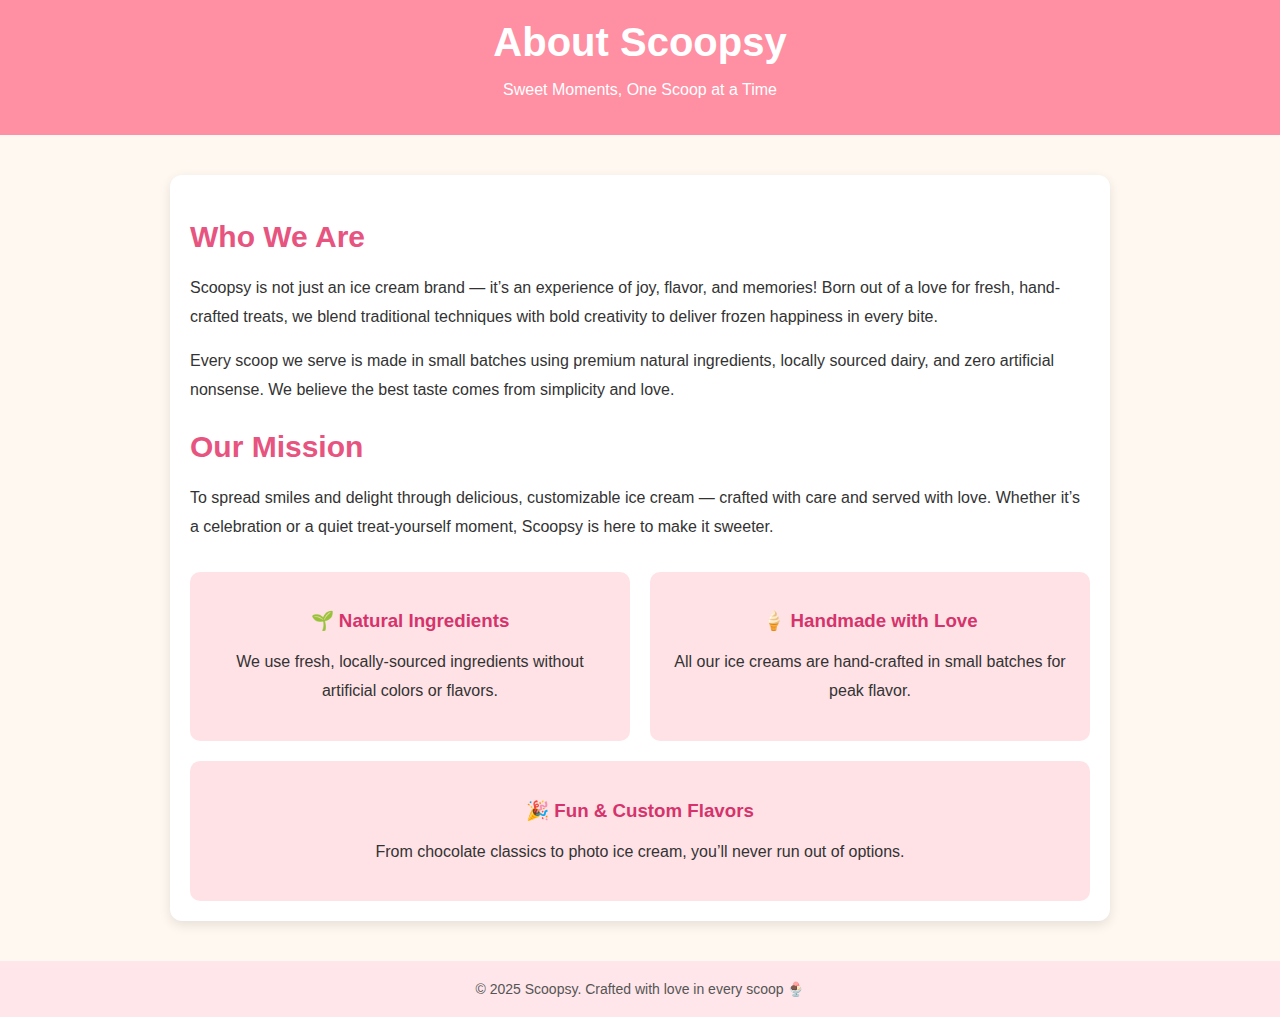
<file: about.html>
<!DOCTYPE html>
<html lang="en">
<head>
  <meta charset="UTF-8" />
  <meta name="viewport" content="width=device-width, initial-scale=1.0" />
  <title>About Scoopsy</title>
  <style>
    body {
      margin: 0;
      font-family: 'Segoe UI', sans-serif;
      background-color: #fff8f0;
      color: #333;
    }

    header {
      background-color: #ff8fa3;
      padding: 20px;
      text-align: center;
      color: white;
    }

    header h1 {
      font-size: 40px;
      margin: 0;
    }

    .about-section {
      max-width: 900px;
      margin: 40px auto;
      padding: 20px;
      background-color: #ffffff;
      border-radius: 12px;
      box-shadow: 0 4px 12px rgba(0,0,0,0.1);
    }

    .about-section h2 {
      font-size: 30px;
      color: #e75480;
      margin-bottom: 20px;
    }

    .about-section p {
      font-size: 16px;
      line-height: 1.8;
      margin-bottom: 15px;
    }

    .highlights {
      display: flex;
      flex-wrap: wrap;
      gap: 20px;
      margin-top: 30px;
    }

    .highlight-box {
      flex: 1 1 250px;
      background-color: #ffe2e6;
      padding: 20px;
      border-radius: 10px;
      text-align: center;
    }

    .highlight-box h3 {
      color: #d6336c;
      margin-bottom: 10px;
    }

    footer {
      text-align: center;
      padding: 20px;
      background-color: #ffe6ea;
      color: #555;
      margin-top: 40px;
      font-size: 14px;
    }

    @media (max-width: 600px) {
      .about-section {
        padding: 15px;
      }
      header h1 {
        font-size: 28px;
      }
      .highlight-box {
        font-size: 14px;
      }
    }
  </style>
</head>
<body>

  <header>
    <h1>About Scoopsy</h1>
    <p>Sweet Moments, One Scoop at a Time</p>
  </header>

  <section class="about-section">
    <h2>Who We Are</h2>
    <p>
      Scoopsy is not just an ice cream brand — it’s an experience of joy, flavor, and memories! Born out of a love for fresh, hand-crafted treats, we blend traditional techniques with bold creativity to deliver frozen happiness in every bite.
    </p>
    <p>
      Every scoop we serve is made in small batches using premium natural ingredients, locally sourced dairy, and zero artificial nonsense. We believe the best taste comes from simplicity and love.
    </p>

    <h2>Our Mission</h2>
    <p>
      To spread smiles and delight through delicious, customizable ice cream — crafted with care and served with love. Whether it’s a celebration or a quiet treat-yourself moment, Scoopsy is here to make it sweeter.
    </p>

    <div class="highlights">
      <div class="highlight-box">
        <h3>🌱 Natural Ingredients</h3>
        <p>We use fresh, locally-sourced ingredients without artificial colors or flavors.</p>
      </div>
      <div class="highlight-box">
        <h3>🍦 Handmade with Love</h3>
        <p>All our ice creams are hand-crafted in small batches for peak flavor.</p>
      </div>
      <div class="highlight-box">
        <h3>🎉 Fun & Custom Flavors</h3>
        <p>From chocolate classics to photo ice cream, you’ll never run out of options.</p>
      </div>
    </div>
  </section>

  <footer>
    © 2025 Scoopsy. Crafted with love in every scoop 🍨
  </footer>

</body>
</html>
</file>
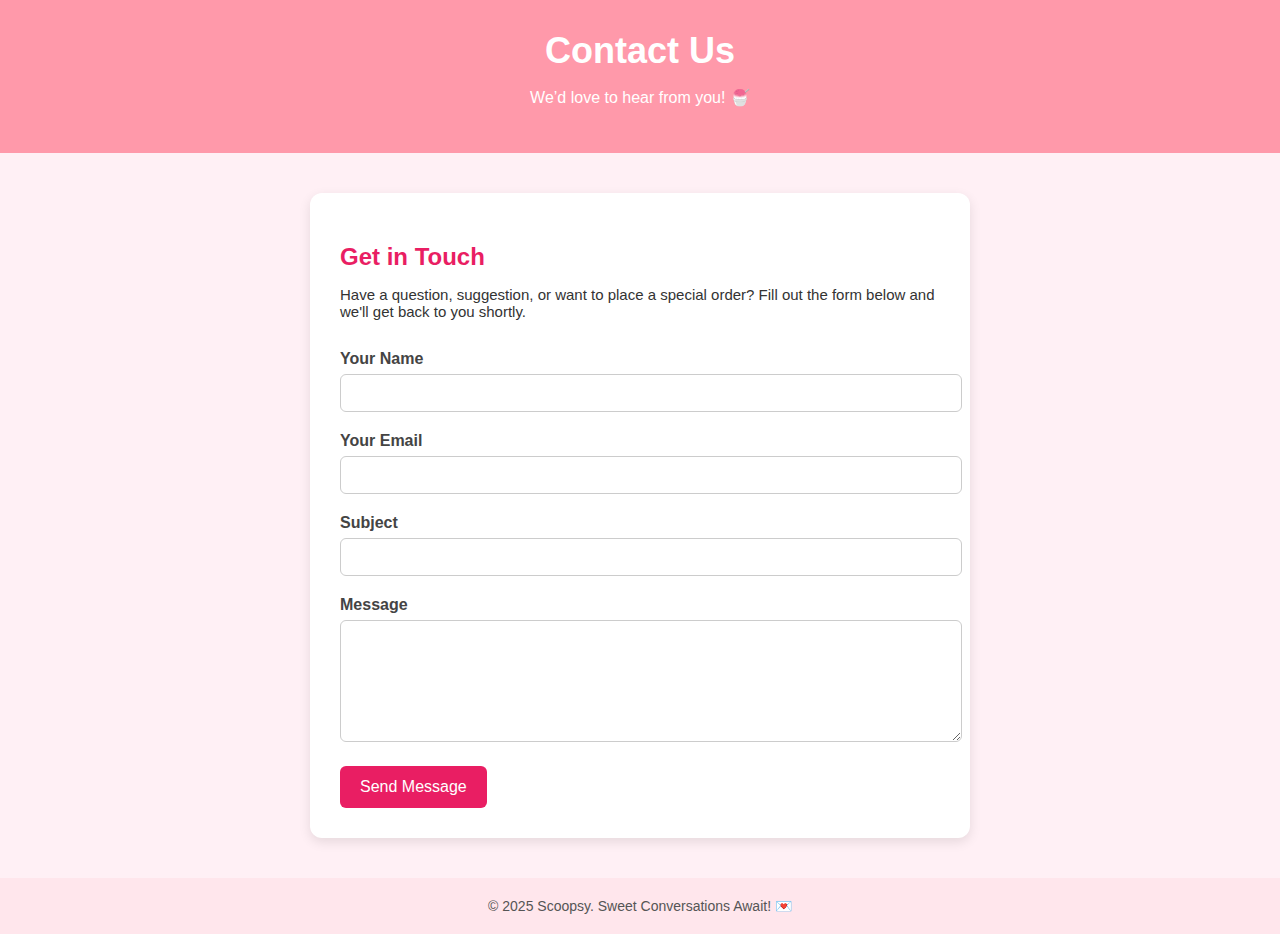
<file: contact us.html>
<!DOCTYPE html>
<html lang="en">
<head>
  <meta charset="UTF-8" />
  <meta name="viewport" content="width=device-width, initial-scale=1.0"/>
  <title>Contact Us – Scoopsy</title>
  <style>
    body {
      font-family: 'Segoe UI', sans-serif;
      margin: 0;
      background-color: #fff0f5;
      color: #333;
    }

    header {
      background-color: #ff99aa;
      color: white;
      padding: 30px 0;
      text-align: center;
    }

    header h1 {
      margin: 0;
      font-size: 36px;
    }

    .contact-section {
      max-width: 600px;
      margin: 40px auto;
      background-color: #fff;
      padding: 30px;
      border-radius: 12px;
      box-shadow: 0 4px 12px rgba(0,0,0,0.1);
    }

    .contact-section h2 {
      color: #e91e63;
      margin-bottom: 10px;
    }

    .contact-section p {
      margin-bottom: 30px;
      font-size: 15px;
    }

    form label {
      display: block;
      margin-bottom: 6px;
      font-weight: bold;
      color: #444;
    }

    form input, form textarea {
      width: 100%;
      padding: 10px;
      margin-bottom: 20px;
      border-radius: 6px;
      border: 1px solid #ccc;
      font-size: 14px;
    }

    form textarea {
      resize: vertical;
      height: 100px;
    }

    button {
      background-color: #e91e63;
      color: white;
      padding: 12px 20px;
      border: none;
      border-radius: 6px;
      cursor: pointer;
      font-size: 16px;
    }

    button:hover {
      background-color: #d81b60;
    }

    footer {
      text-align: center;
      padding: 20px;
      background-color: #ffe6ec;
      color: #555;
      margin-top: 40px;
      font-size: 14px;
    }

    @media (max-width: 600px) {
      header h1 {
        font-size: 26px;
      }
    }
  </style>
</head>
<body>

  <header>
    <h1>Contact Us</h1>
    <p>We’d love to hear from you! 🍧</p>
  </header>

  <section class="contact-section">
    <h2>Get in Touch</h2>
    <p>Have a question, suggestion, or want to place a special order? Fill out the form below and we'll get back to you shortly.</p>

    <form action="#" method="post">
      <label for="name">Your Name</label>
      <input type="text" id="name" name="name" required />

      <label for="email">Your Email</label>
      <input type="email" id="email" name="email" required />

      <label for="subject">Subject</label>
      <input type="text" id="subject" name="subject" required />

      <label for="message">Message</label>
      <textarea id="message" name="message" required></textarea>

      <button type="submit">Send Message</button>
    </form>
  </section>

  <footer>
    © 2025 Scoopsy. Sweet Conversations Await! 💌
  </footer>

</body>
</html>
</file>
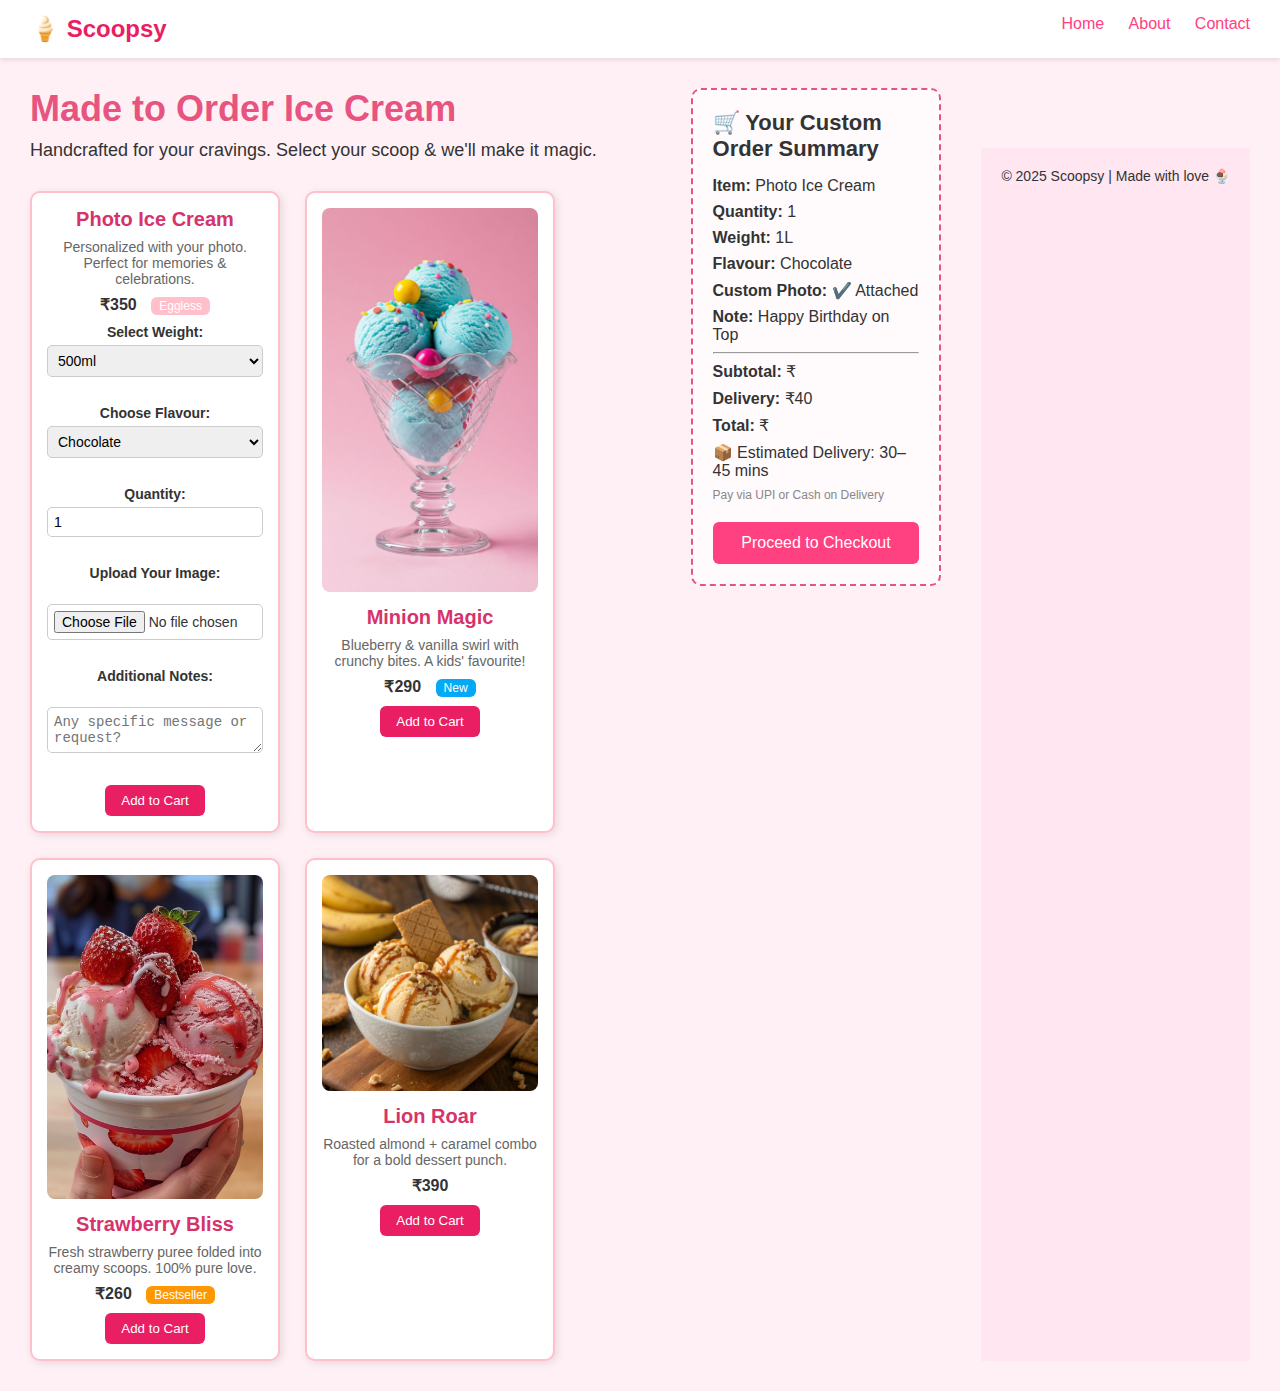
<file: page2.html>
<!DOCTYPE html>
<html lang="en">
<head>
  <meta charset="UTF-8" />
  <meta name="viewport" content="width=device-width, initial-scale=1.0"/>
  <title>Made to Order | Scoopsy</title>
  <link rel="stylesheet" href="made-to-order.css" />
</head>
<body>
  <!-- Top Navigation Bar -->
  <header class="topbar">
    <div class="logo">🍦 Scoopsy</div>
    <nav>
      <a href="Scoopsy_home.html">Home</a>
      <a href="#">About</a>
      <a href="#">Contact</a>
    </nav>
  </header>

  <!-- Main Page Layout -->
  <div class="page">
    <main class="icecream-section">
      <h1>Made to Order Ice Cream</h1>
      <p class="subtext">Handcrafted for your cravings. Select your scoop & we'll make it magic.</p>

      <div class="icecream-grid">

        <!-- Product Card 1 -->

       <!-- Photo Ice Cream Product Card with Custom Options -->
<div class="ice-card">
  <h2>Photo Ice Cream</h2>
  <p class="desc">Personalized with your photo. Perfect for memories & celebrations.</p>
  <p><strong>₹350</strong> <span class="tag">Eggless</span></p>

  <!-- Weight Selection -->
  <label for="weight">Select Weight:</label>
  <select id="weight" name="weight">
    <option value="500ml">500ml</option>
    <option value="1L">1 Litre</option>
    <option value="2L">2 Litres</option>
  </select><br><br>

  <!-- Flavour Selection -->
  <label for="flavour">Choose Flavour:</label>
  <select id="flavour" name="flavour">
    <option value="Chocolate">Chocolate</option>
    <option value="Butterscotch">Butterscotch</option>
    <option value="Vanilla">Vanilla</option>
    <option value="Strawberry">Strawberry</option>
    <option value="Custom">Other (Mention in Notes)</option>
  </select><br><br>

  <!-- Quantity -->
  <label for="qty">Quantity:</label>
  <input type="number" id="qty" name="qty" min="1" max="10" value="1"><br><br>

  <!-- Image Upload -->
  <label for="photo">Upload Your Image:</label><br>
  <input type="file" id="photo" name="photo" accept="image/*"><br><br>

  <!-- Notes (optional) -->
  <label for="notes">Additional Notes:</label><br>
  <textarea id="notes" name="notes" rows="2" placeholder="Any specific message or request?"></textarea><br><br>

  <!-- Final Add to Cart -->
  <button>Add to Cart</button>
</div>


        <!-- Product Card 2 -->
        <div class="ice-card">
          <img src="o4.jpeg" alt="Minion bubblegam Magic" />
          <h2>Minion Magic</h2>
          <p class="desc">Blueberry & vanilla swirl with crunchy bites. A kids' favourite!</p>
          <p><strong>₹290</strong> <span class="tag new">New</span></p>
          <button>Add to Cart</button>
        </div>

        <!-- Product Card 3 -->
        <div class="ice-card">
          <img src="o1.jpeg" alt="Strawberry Bliss" />
          <h2>Strawberry Bliss</h2>
          <p class="desc">Fresh strawberry puree folded into creamy scoops. 100% pure love.</p>
          <p><strong>₹260</strong> <span class="tag best">Bestseller</span></p>
          <button>Add to Cart</button>
        </div>

        <!-- Product Card 4 -->
        <div class="ice-card">
          <img src="b6.jpeg" alt="Lion Roar" />
          <h2>Lion Roar</h2>
          <p class="desc">Roasted almond + caramel combo for a bold dessert punch.</p>
          <p><strong>₹390</strong></p>
          <button>Add to Cart</button>
        </div>

      </div>
    </main>

   <!-- Sidebar Order Summary -->
<aside class="order-summary">
  <h3>🛒 Your Custom Order Summary</h3>

  <!-- Ice Cream Name -->
  <p><strong>Item:</strong> Photo Ice Cream</p>

  <!-- Quantity -->
  <p><strong>Quantity:</strong> 1</p>

  <!-- Selected Size (Weight) -->
  <p><strong>Weight:</strong> 1L</p>

  <!-- Flavour -->
  <p><strong>Flavour:</strong> Chocolate</p>

  <!-- Uploaded Image Confirmation -->
  <p><strong>Custom Photo:</strong> ✔️ Attached</p>

  <!-- Notes -->
  <p><strong>Note:</strong> Happy Birthday on Top</p>

  <!-- Price Breakdown -->
  <hr />
  <p><strong>Subtotal:</strong> ₹</p>
  <p><strong>Delivery:</strong> ₹40</p>
  <p><strong>Total:</strong> ₹</p>

  <!-- Delivery Timing -->
  <p>📦 Estimated Delivery: 30–45 mins</p>

  <!-- Payment Info -->
  <p class="payment-note">Pay via UPI or Cash on Delivery</p>

  <!-- Checkout -->
  <button class="checkout-btn">Proceed to Checkout</button>
</aside>


  <!-- Footer -->
  <footer class="footer">
    <p>© 2025 Scoopsy | Made with love 🍨</p>
  </footer>
</body>
</html>
</file>
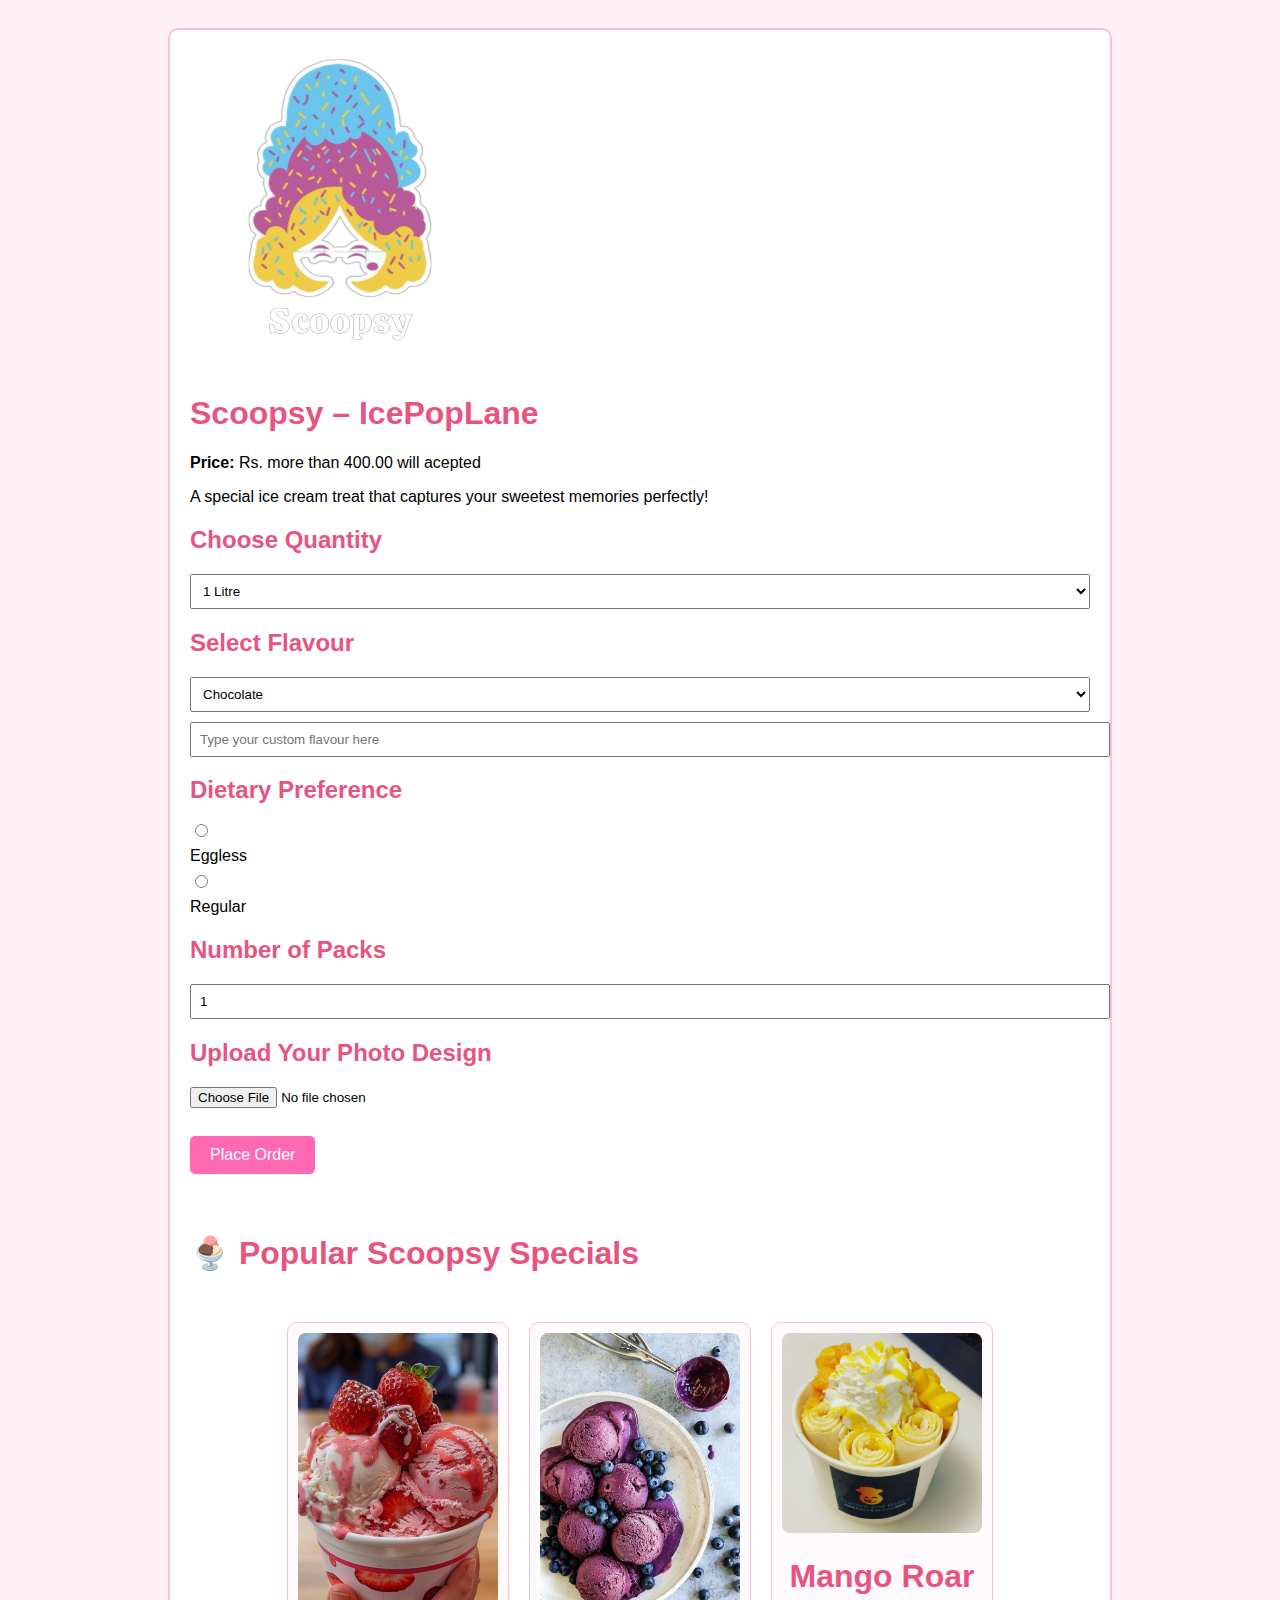
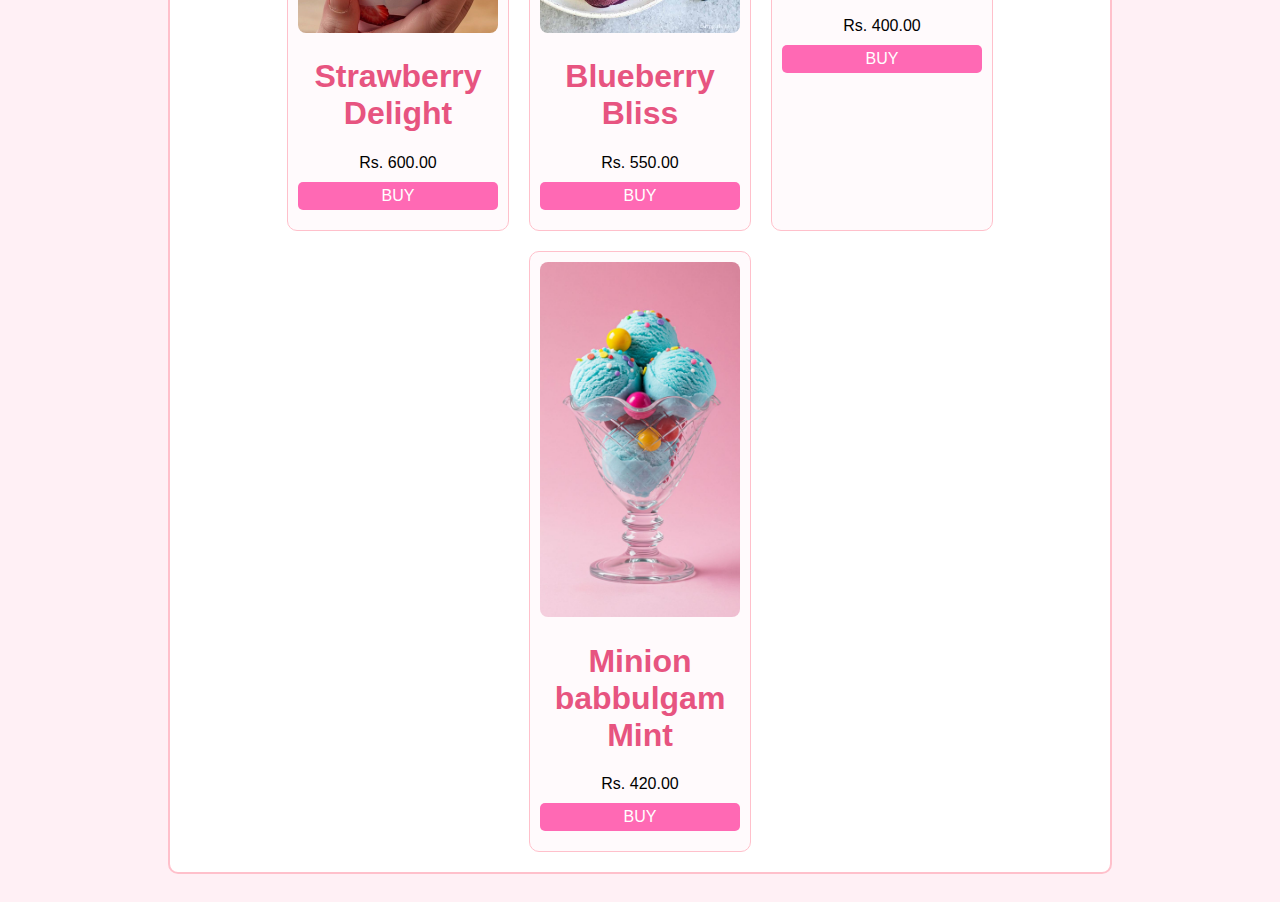
<file: page3.html>
<!DOCTYPE html>
<html lang="en">
<head>
  <meta charset="UTF-8">
  <title>Scoopsy | Order Your Ice Cream</title>
  <style>
    body {
      font-family: Arial, sans-serif;
      background-color: #fff0f5;
      padding: 20px;
    }
    .mid3 {
      max-width: 900px;
      margin: auto;
      border: 2px solid #ffc0cb;
      padding: 20px;
      background-color: #ffffff;
      border-radius: 10px;
    }
    h1, h2 {
      color: #e75480;
    }
    label, p, select, input {
      display: block;
      margin-bottom: 10px;
    }
    input[type="text"], input[type="number"], select {
      width: 100%;
      padding: 8px;
    }
    button {
      background-color: #ff69b4;
      color: white;
      padding: 10px 20px;
      border: none;
      border-radius: 5px;
      font-size: 16px;
      cursor: pointer;
    }
    button:hover {
      background-color: #e75480;
    }
    .box5 img {
      width: 100%;
      max-width: 300px;
      border-radius: 10px;
      margin-bottom: 20px;
    }
    .box6 {
      display: flex;
      flex-wrap: wrap;
      gap: 20px;
      justify-content: center;
      margin-top: 50px;
    }
    .box7 {
      width: 200px;
      text-align: center;
      border: 1px solid #ffc0cb;
      border-radius: 10px;
      padding: 10px;
      background-color: #fffafc;
    }
    .box7 img {
      width: 100%;
      border-radius: 8px;
    }
    .box7 p#buy3 {
      background-color: #ff69b4;
      color: white;
      padding: 5px;
      border-radius: 5px;
      cursor: pointer;
      margin-top: 10px;
    }
    .box7 p#buy3:hover {
      background-color: #e75480;
    }
  </style>
</head>
<body>

  <div class="mid3">
    <form action="/submit-your-order" method="post" enctype="multipart/form-data">
      <div class="box5">
        <img src="shortlogo.webp" alt="Photo Ice Cream">
      </div>

      <h1>Scoopsy – IcePopLane </h1>
      <p><strong>Price:</strong> Rs. more than  400.00 will acepted</p>
      <p>A special ice cream treat that captures your sweetest memories perfectly!</p>

      <h2>Choose Quantity</h2>
      <select name="weight" required>
        <option value="1L">1 Litre</option>
        <option value="2L">2 Litres</option>
        <option value="3L">3 Litres</option>
      </select>

      <h2>Select Flavour</h2>
      <select name="flavour" required>
        <option value="Chocolate">Chocolate</option>
        <option value="Butterscotch">Butterscotch</option>
        <option value="Vanilla">Vanilla</option>
        <option value="Other">Other (type below)</option>
      </select>
      <input type="text" name="other_flavour" placeholder="Type your custom flavour here">

      <h2>Dietary Preference</h2>
      <label><input type="radio" name="dietary" value="Eggless" required> Eggless</label>
      <label><input type="radio" name="dietary" value="Regular" required> Regular</label>

      <h2>Number of Packs</h2>
      <input type="number" name="quantity" min="1" value="1" required>

      <h2>Upload Your Photo Design</h2>
      <input type="file" name="photo_image" accept="image/*" required>

      <br>
      <button type="submit">Place Order</button>
    </form>

    <!-- Other popular ice cream items -->
    <h1 style="margin-top: 60px;">🍨 Popular Scoopsy Specials</h1>
    <div class="box6">
      <div class="box7">
        <img src="o1.jpeg" alt="Strawberry Delight">
        <h1>Strawberry Delight</h1>
        <p>Rs. 600.00</p>
        <p id="buy3">BUY</p>
      </div>
      <div class="box7">
        <img src="o3.jpeg" alt="Blueberry Bliss">
        <h1>Blueberry Bliss</h1>
        <p>Rs. 550.00</p>
        <p id="buy3">BUY</p>
      </div>
      <div class="box7">
        <img src="o2.jpeg" alt="Mango Roar">
        <h1>Mango Roar</h1>
        <p>Rs. 400.00</p>
        <p id="buy3">BUY</p>
      </div>
      <div class="box7">
        <img src="o4.jpeg" alt="Minion babbulgam Mint">
        <h1>Minion babbulgam Mint</h1>
        <p>Rs. 420.00</p>
        <p id="buy3">BUY</p>
      </div>
    </div>
  </div>

</body>
</html>
</file>
<file: made-to-order.css>
/* Reset & Base */
* {
  margin: 0;
  padding: 0;
  box-sizing: border-box;
}
body {
  font-family: 'Segoe UI', sans-serif;
  background-color: #fff0f5;
  color: #333;
}
a {
  text-decoration: none;
  color: #ff4081;
}

/* Topbar */
.topbar {
  display: flex;
  justify-content: space-between;
  background-color: #fff;
  padding: 15px 30px;
  box-shadow: 0 2px 5px rgba(0,0,0,0.1);
}
.topbar .logo {
  font-size: 24px;
  font-weight: bold;
  color: #e91e63;
}
.topbar nav a {
  margin-left: 20px;
  font-size: 16px;
}

/* Layout */
.page {
  display: flex;
  padding: 30px;
  gap: 40px;
}

/* Ice Cream Section */
.icecream-section {
  flex: 3;
}
.icecream-section h1 {
  font-size: 36px;
  color: #e75480;
  margin-bottom: 10px;
}
.subtext {
  font-size: 18px;
  margin-bottom: 30px;
}

.icecream-grid {
  display: flex;
  flex-wrap: wrap;
  gap: 25px;
}
.ice-card {
  background-color: #fff;
  border: 2px solid #ffc0cb;
  border-radius: 10px;
  width: 250px;
  padding: 15px;
  box-shadow: 2px 2px 8px rgba(0,0,0,0.1);
  text-align: center;
}
.ice-card img {
  width: 100%;
  border-radius: 8px;
  margin-bottom: 10px;
}
.ice-card h2 {
  font-size: 20px;
  color: #d6336c;
}
.ice-card .desc {
  font-size: 14px;
  margin: 8px 0;
  color: #666;
}
.ice-card .tag {
  font-size: 12px;
  background-color: #ffc0cb;
  color: #fff;
  padding: 2px 8px;
  border-radius: 6px;
  margin-left: 10px;
}
.tag.best {
  background-color: #ff9800;
}
.tag.new {
  background-color: #03a9f4;
}

.ice-card button {
  background-color: #e91e63;
  color: white;
  padding: 8px 16px;
  margin-top: 10px;
  border: none;
  border-radius: 6px;
  cursor: pointer;
}
.ice-card button:hover {
  background-color: #c2185b;
}

/* Order Summary */
.order-summary {
  flex: 1;
  background-color: #fffafc;
  border: 2px dashed #e75480;
  padding: 20px;
  border-radius: 10px;
  height: fit-content;
}
.order-summary h3 {
  font-size: 22px;
  margin-bottom: 15px;
}
.order-summary p {
  margin: 8px 0;
}
.checkout-btn {
  display: block;
  width: 100%;
  margin-top: 20px;
  padding: 12px;
  background-color: #ff4081;
  color: white;
  border: none;
  border-radius: 6px;
  font-size: 16px;
}
.checkout-btn:hover {
  background-color: #d81b60;
}
.payment-note {
  font-size: 12px;
  color: #888;
}
.ice-card label {
  font-size: 14px;
  font-weight: bold;
  display: block;
  margin-top: 10px;
  color: #333;
}
.ice-card select,
.ice-card input[type="number"],
.ice-card input[type="file"],
.ice-card textarea {
  width: 100%;
  padding: 6px;
  margin-top: 5px;
  border: 1px solid #ccc;
  border-radius: 5px;
  font-size: 14px;
}
.ice-card textarea {
  resize: vertical;
}


/* Footer */
.footer {
  text-align: center;
  margin-top: 60px;
  padding: 20px;
  background-color: #ffe6f0;
  font-size: 14px;
}
</file>
